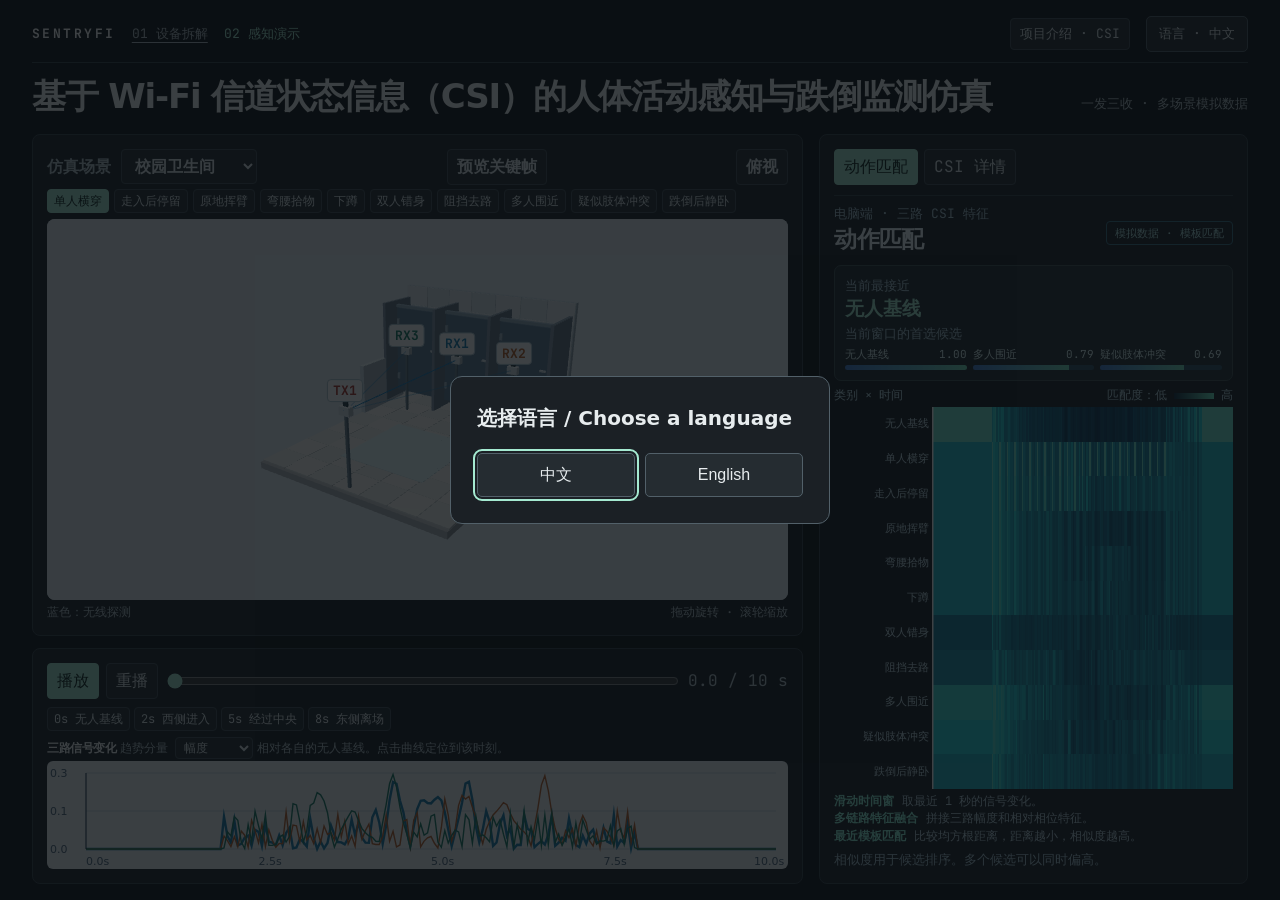
<file: index.html>
<!doctype html>
<html lang="zh-CN">
<meta charset="utf-8">
<meta name="viewport" content="width=device-width,initial-scale=1">
<meta http-equiv="refresh" content="0;url=./csi-scene.html">
<title>SENTRYFI · CSI</title>
<a href="./csi-scene.html">进入 CSI 感知实验 / Open the CSI simulation</a>
</html>
</file>
